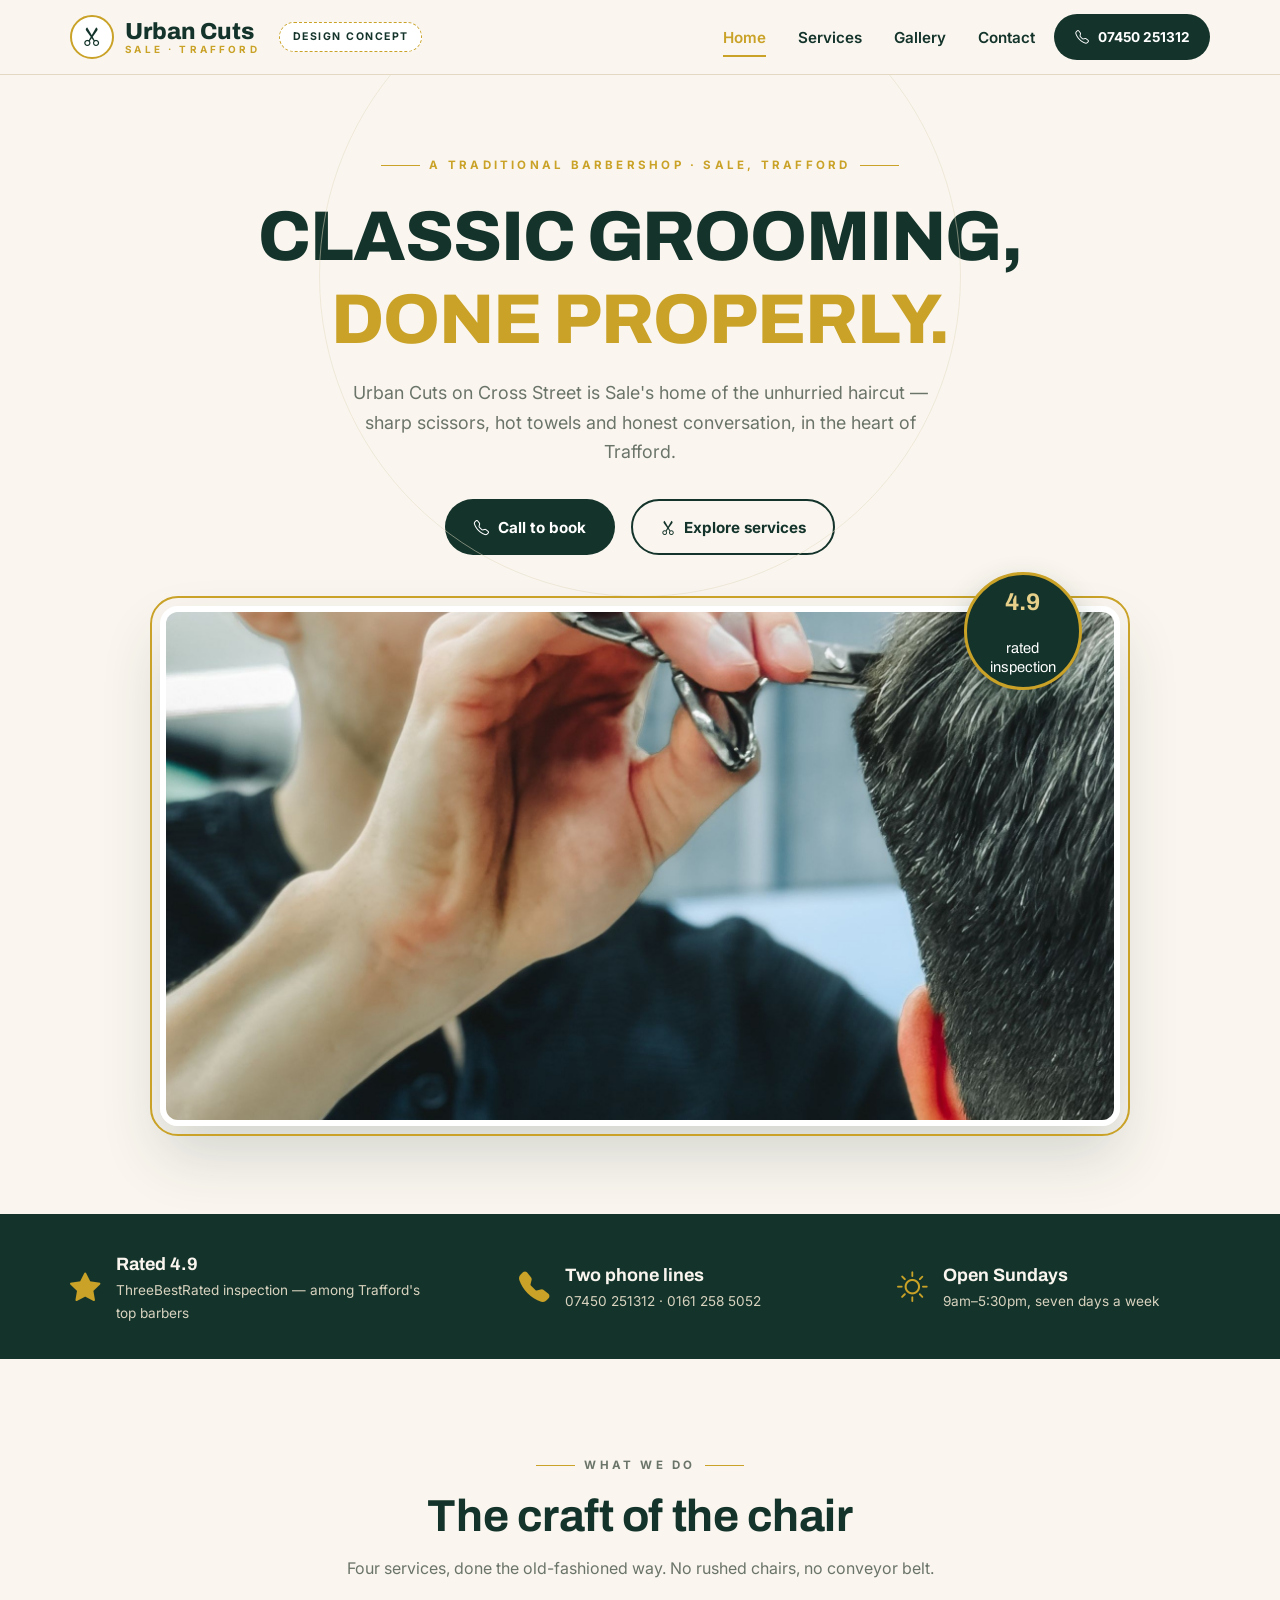
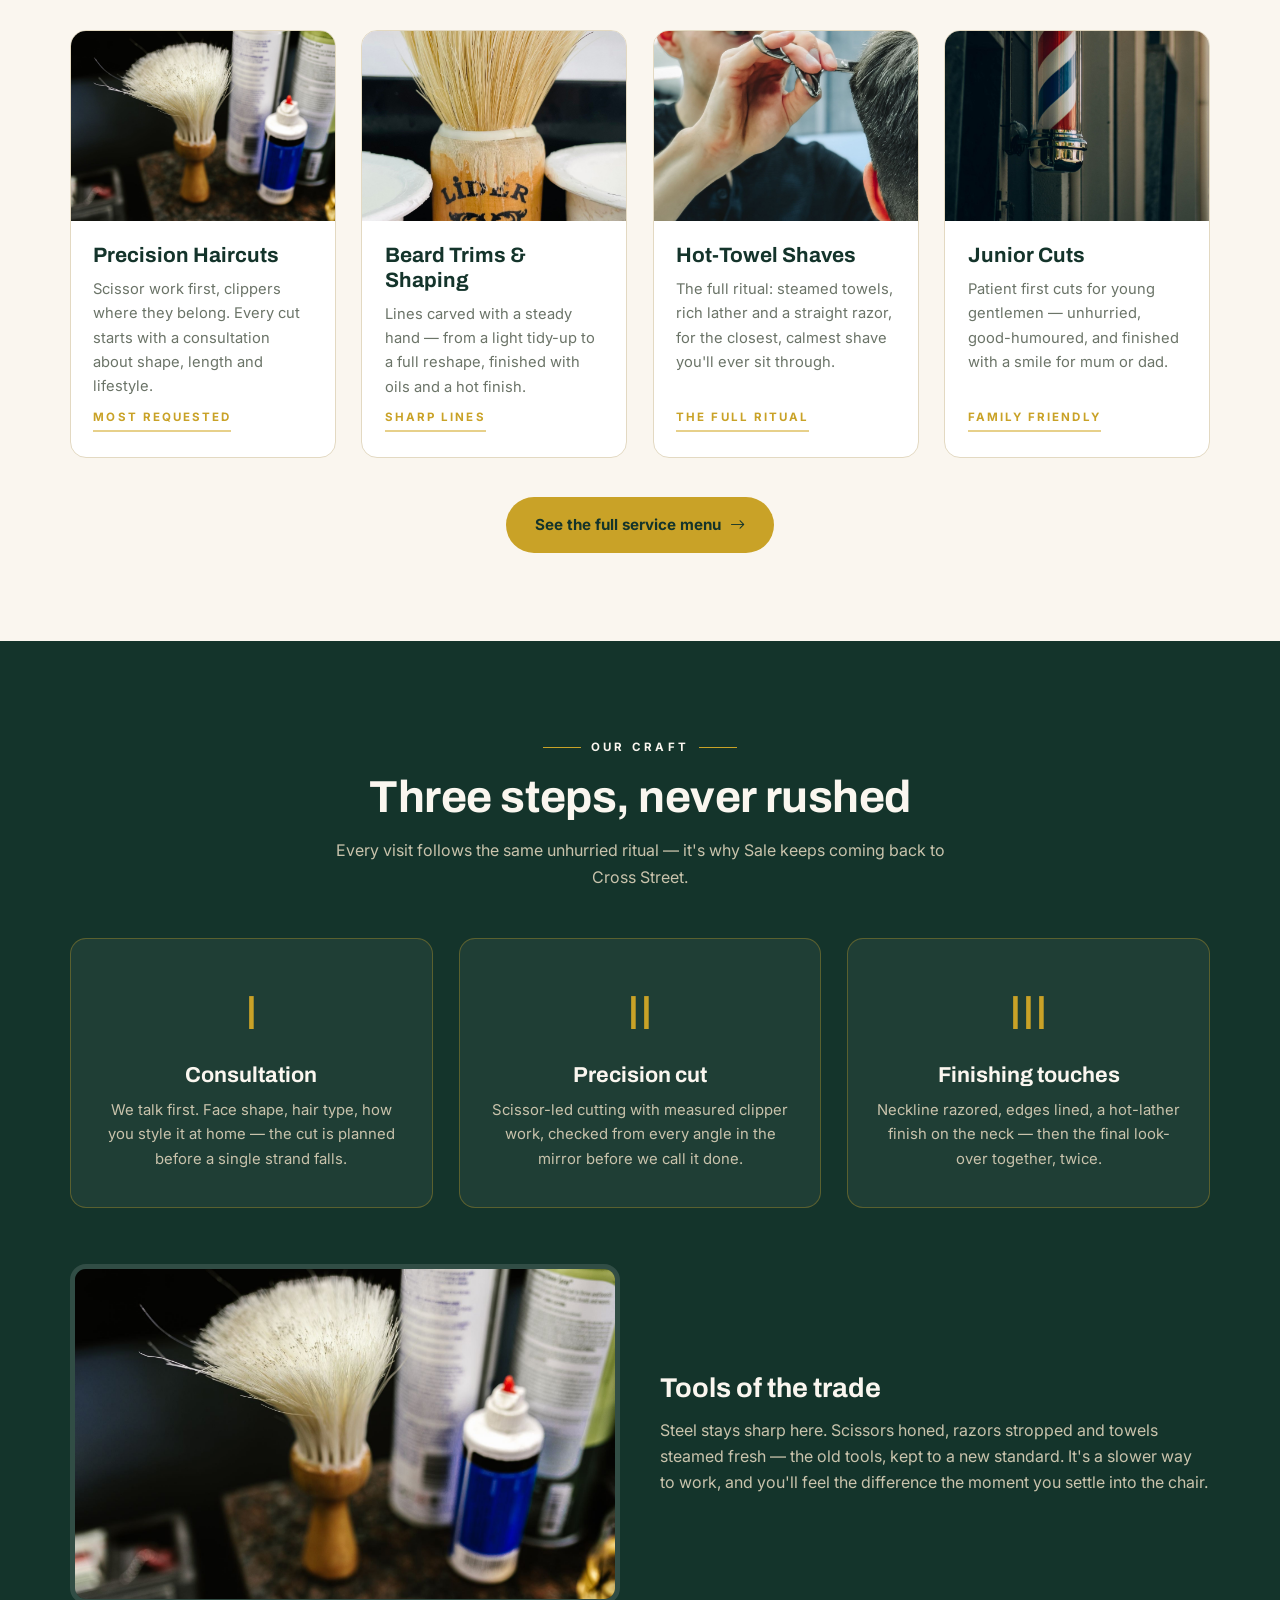
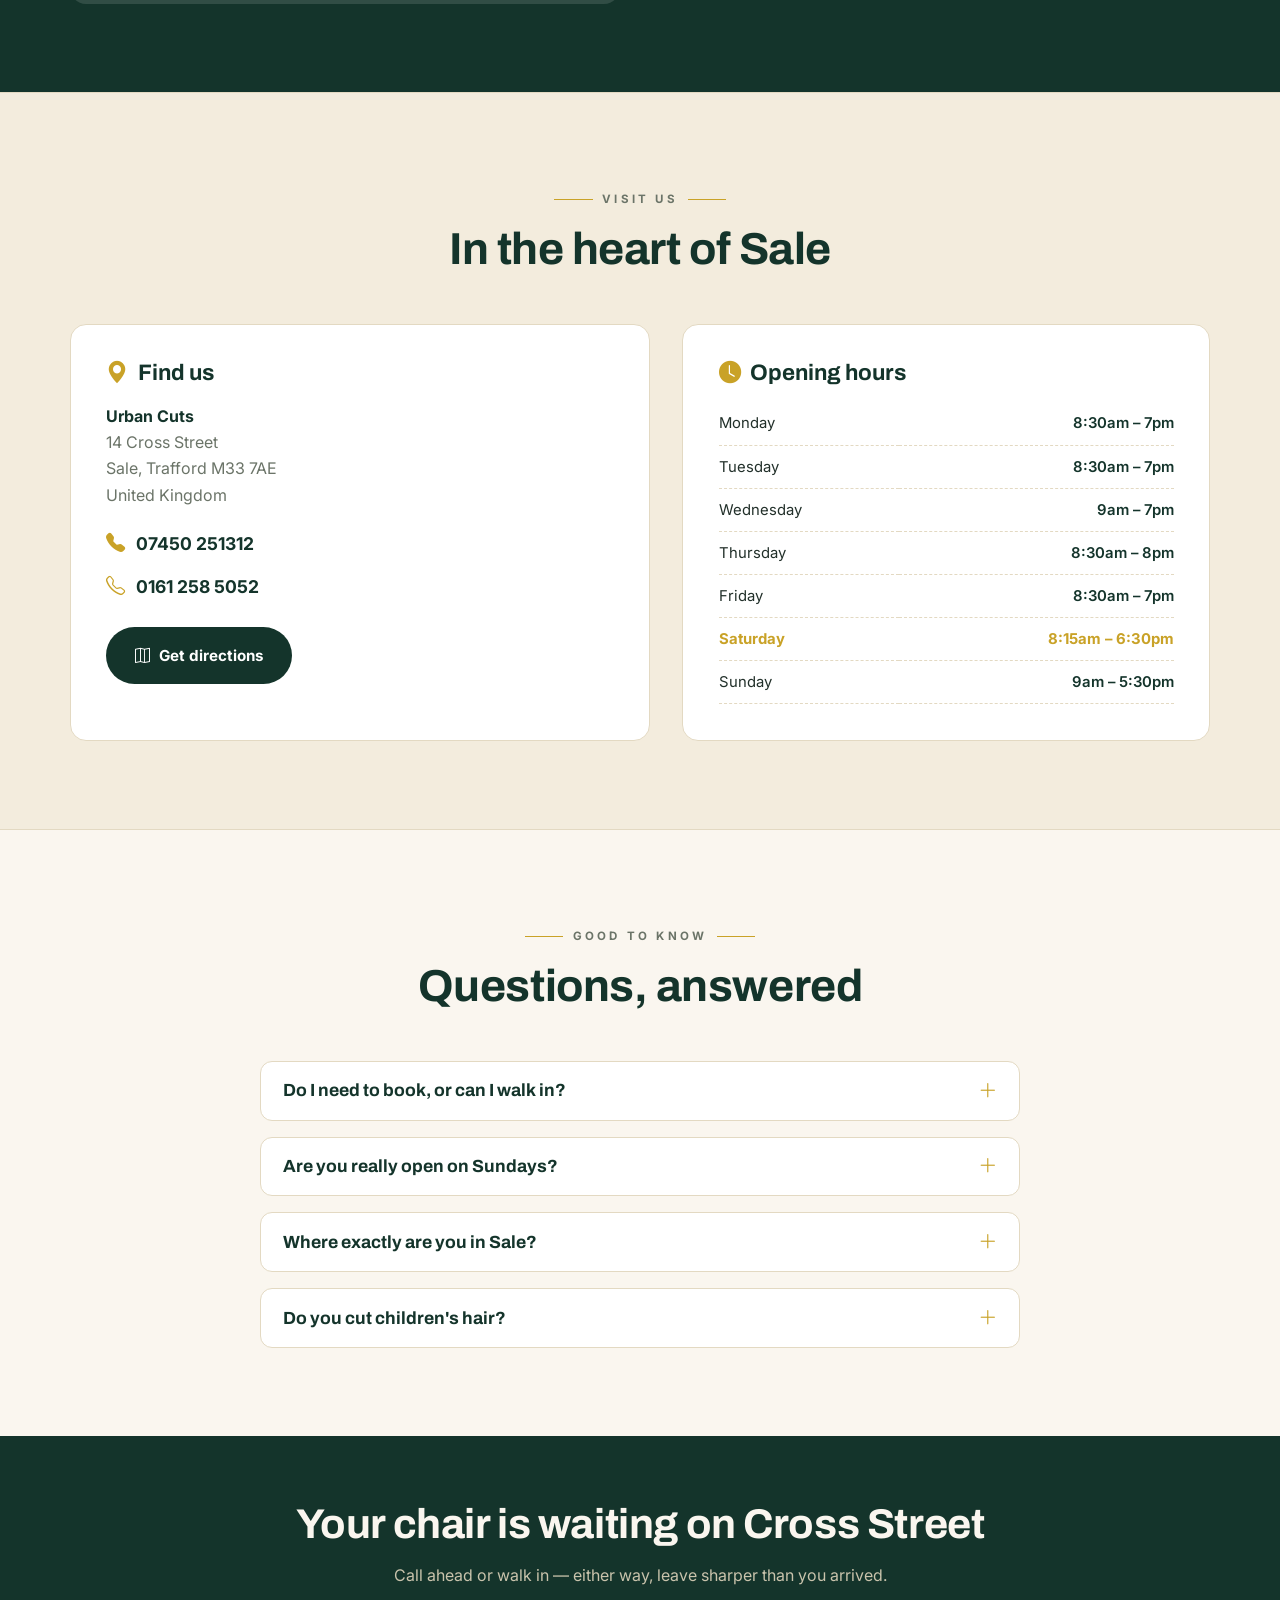
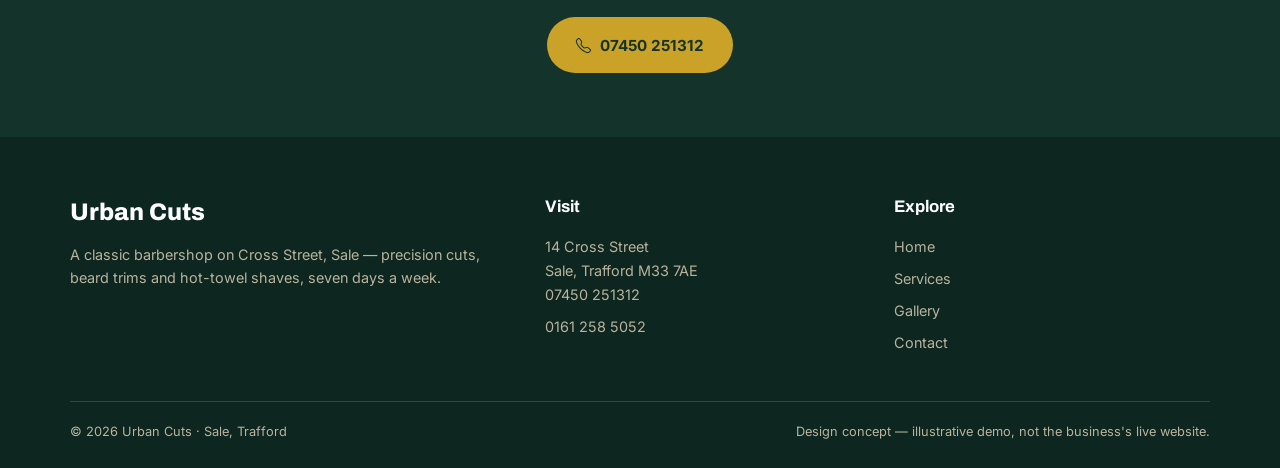
<file: index.html>
<!DOCTYPE html>
<html lang="en">
<head>
<meta charset="UTF-8">
<meta name="viewport" content="width=device-width, initial-scale=1.0">
<title>Urban Cuts — Classic Barbershop in Sale, Trafford | Walk-ins Welcome</title>
<meta name="description" content="Urban Cuts, 14 Cross Street, Sale — classic barbering in Trafford. Precision cuts, beard trims and hot-towel shaves. Rated 4.9, open Sundays.">
<link rel="preconnect" href="https://fonts.googleapis.com">
<link rel="preconnect" href="https://fonts.gstatic.com" crossorigin>
<link href="https://fonts.googleapis.com/css2?family=Archivo:ital,wght@0,600;0,700;0,800;0,900;1,700&family=Inter:wght@400;500;600;700&display=swap" rel="stylesheet">
<link rel="stylesheet" href="vendor/bootstrap-icons/bootstrap-icons.min.css">
<link rel="stylesheet" href="styles.css">
<link rel="icon" type="image/png" href="favicon.png">
<link rel="apple-touch-icon" href="apple-touch-icon.png">
</head>
<body>

<div class="nav-scrim"></div>

<header class="site-header">
  <div class="wrap header-in">
    <a class="brand" href="index.html">
      <span class="brand-mark"><i class="bi bi-scissors"></i></span>
      <span class="brand-name">Urban Cuts<small>Sale · Trafford</small></span>
    </a>
    <span class="badge-concept">Design concept</span>
    <nav class="main-nav" id="mainNav">
      <a href="index.html" class="active">Home</a>
      <a href="services.html">Services</a>
      <a href="gallery.html">Gallery</a>
      <a href="contact.html">Contact</a>
    </nav>
    <div class="header-actions">
      <a class="btn btn-forest btn-sm header-cta" href="tel:+447450251312"><i class="bi bi-telephone"></i>07450 251312</a>
      <button class="hamburger" type="button" aria-label="Menu" aria-expanded="false"><i class="bi bi-list"></i></button>
    </div>
  </div>
</header>

<main>
  <!-- 1 · CENTERED HERO -->
  <section class="hero">
    <div class="wrap">
      <p class="kicker">A traditional barbershop · Sale, Trafford</p>
      <h1>Classic grooming, <em>done properly.</em></h1>
      <p class="lead">Urban Cuts on Cross Street is Sale's home of the unhurried haircut — sharp scissors, hot towels and honest conversation, in the heart of Trafford.</p>
      <div class="hero-cta">
        <a class="btn btn-forest" href="tel:+447450251312"><i class="bi bi-telephone"></i>Call to book</a>
        <a class="btn btn-ghost" href="services.html"><i class="bi bi-scissors"></i>Explore services</a>
      </div>
      <div class="hero-frame">
        <div class="hero-stamp"><strong>4.9</strong>rated<br>inspection</div>
        <img src="images/hero.jpg" alt="Barber giving a classic cut in a warm traditional barbershop" width="1200" height="700">
      </div>
    </div>
  </section>

  <!-- 2 · HIGHLIGHTS ROW -->
  <section class="highlights">
    <div class="wrap">
      <div class="highlight">
        <i class="bi bi-star-fill"></i>
        <div><span class="h-title">Rated 4.9</span><span class="h-sub">ThreeBestRated inspection — among Trafford's top barbers</span></div>
      </div>
      <div class="highlight">
        <i class="bi bi-telephone-fill"></i>
        <div><span class="h-title">Two phone lines</span><span class="h-sub">07450 251312 · 0161 258 5052</span></div>
      </div>
      <div class="highlight">
        <i class="bi bi-sun"></i>
        <div><span class="h-title">Open Sundays</span><span class="h-sub">9am–5:30pm, seven days a week</span></div>
      </div>
    </div>
  </section>

  <!-- 3 · SERVICES GRID (photo on every card) -->
  <section class="section">
    <div class="wrap">
      <div class="section-head">
        <p class="kicker">What we do</p>
        <h2>The craft of the chair</h2>
        <p>Four services, done the old-fashioned way. No rushed chairs, no conveyor belt.</p>
      </div>
      <div class="services-grid">
        <article class="service-card">
          <img src="images/still-life.jpg" alt="Barber scissors, comb and razor arranged on a wooden counter" loading="lazy">
          <div class="service-body">
            <h3>Precision Haircuts</h3>
            <p>Scissor work first, clippers where they belong. Every cut starts with a consultation about shape, length and lifestyle.</p>
            <span class="tag">Most requested</span>
          </div>
        </article>
        <article class="service-card">
          <img src="images/shave-brush.jpg" alt="Shaving brush and lather bowl beside a straight razor" loading="lazy">
          <div class="service-body">
            <h3>Beard Trims &amp; Shaping</h3>
            <p>Lines carved with a steady hand — from a light tidy-up to a full reshape, finished with oils and a hot finish.</p>
            <span class="tag">Sharp lines</span>
          </div>
        </article>
        <article class="service-card">
          <img src="images/hero.jpg" alt="Barber trimming a client's hair in the chair" loading="lazy">
          <div class="service-body">
            <h3>Hot-Towel Shaves</h3>
            <p>The full ritual: steamed towels, rich lather and a straight razor, for the closest, calmest shave you'll ever sit through.</p>
            <span class="tag">The full ritual</span>
          </div>
        </article>
        <article class="service-card">
          <img src="images/shopfront.jpg" alt="Classic barbershop storefront with striped awning" loading="lazy">
          <div class="service-body">
            <h3>Junior Cuts</h3>
            <p>Patient first cuts for young gentlemen — unhurried, good-humoured, and finished with a smile for mum or dad.</p>
            <span class="tag">Family friendly</span>
          </div>
        </article>
      </div>
      <div class="services-more">
        <a class="btn btn-gold" href="services.html">See the full service menu<i class="bi bi-arrow-right"></i></a>
      </div>
    </div>
  </section>

  <!-- 4 · OUR CRAFT -->
  <section class="section craft">
    <div class="wrap">
      <div class="section-head">
        <p class="kicker">Our craft</p>
        <h2>Three steps, never rushed</h2>
        <p>Every visit follows the same unhurried ritual — it's why Sale keeps coming back to Cross Street.</p>
      </div>
      <div class="craft-grid">
        <div class="craft-step">
          <span class="num">I</span>
          <h3>Consultation</h3>
          <p>We talk first. Face shape, hair type, how you style it at home — the cut is planned before a single strand falls.</p>
        </div>
        <div class="craft-step">
          <span class="num">II</span>
          <h3>Precision cut</h3>
          <p>Scissor-led cutting with measured clipper work, checked from every angle in the mirror before we call it done.</p>
        </div>
        <div class="craft-step">
          <span class="num">III</span>
          <h3>Finishing touches</h3>
          <p>Neckline razored, edges lined, a hot-lather finish on the neck — then the final look-over together, twice.</p>
        </div>
      </div>
      <div class="craft-side">
        <img src="images/still-life.jpg" alt="Traditional barber tools — scissors, comb, straight razor and strop" loading="lazy">
        <div>
          <h3>Tools of the trade</h3>
          <p>Steel stays sharp here. Scissors honed, razors stropped and towels steamed fresh — the old tools, kept to a new standard. It's a slower way to work, and you'll feel the difference the moment you settle into the chair.</p>
        </div>
      </div>
    </div>
  </section>

  <!-- 5 · VISIT BAND -->
  <section class="section visit">
    <div class="wrap">
      <div class="section-head">
        <p class="kicker">Visit us</p>
        <h2>In the heart of Sale</h2>
      </div>
      <div class="visit-grid">
        <div class="visit-card">
          <h3><i class="bi bi-geo-alt-fill"></i>Find us</h3>
          <address>
            <strong>Urban Cuts</strong><br>
            14 Cross Street<br>
            Sale, Trafford M33 7AE<br>
            United Kingdom
          </address>
          <div class="phone-lines">
            <a href="tel:+447450251312"><i class="bi bi-telephone-fill"></i>07450 251312</a>
            <a href="tel:+441612585052"><i class="bi bi-telephone"></i>0161 258 5052</a>
          </div>
          <div class="map-cta">
            <a class="btn btn-forest" href="https://www.google.com/maps/search/?api=1&query=14+Cross+Street+Sale+Trafford+M33+7AE" target="_blank" rel="noopener"><i class="bi bi-map"></i>Get directions</a>
          </div>
        </div>
        <div class="visit-card">
          <h3><i class="bi bi-clock-fill"></i>Opening hours</h3>
          <table class="hours-table">
            <tr data-day="1"><td>Monday</td><td>8:30am – 7pm</td></tr>
            <tr data-day="2"><td>Tuesday</td><td>8:30am – 7pm</td></tr>
            <tr data-day="3"><td>Wednesday</td><td>9am – 7pm</td></tr>
            <tr data-day="4"><td>Thursday</td><td>8:30am – 8pm</td></tr>
            <tr data-day="5"><td>Friday</td><td>8:30am – 7pm</td></tr>
            <tr data-day="6"><td>Saturday</td><td>8:15am – 6:30pm</td></tr>
            <tr data-day="0"><td>Sunday</td><td>9am – 5:30pm</td></tr>
          </table>
        </div>
      </div>
    </div>
  </section>

  <!-- 6 · FAQ -->
  <section class="section">
    <div class="wrap">
      <div class="section-head">
        <p class="kicker">Good to know</p>
        <h2>Questions, answered</h2>
      </div>
      <div class="faq-list">
        <div class="faq-item">
          <button class="faq-q" type="button">Do I need to book, or can I walk in?<i class="bi bi-plus-lg"></i></button>
          <div class="faq-a"><p>Both work. Call 07450 251312 or 0161 258 5052 to book a slot, or simply walk in — if a chair is free, you're in it.</p></div>
        </div>
        <div class="faq-item">
          <button class="faq-q" type="button">Are you really open on Sundays?<i class="bi bi-plus-lg"></i></button>
          <div class="faq-a"><p>Yes — every Sunday, 9am to 5:30pm. We're open seven days a week, so there's always a chair waiting.</p></div>
        </div>
        <div class="faq-item">
          <button class="faq-q" type="button">Where exactly are you in Sale?<i class="bi bi-plus-lg"></i></button>
          <div class="faq-a"><p>You'll find us at 14 Cross Street, Sale, Trafford M33 7AE — right on Cross Street, easy to reach on foot or by bus.</p></div>
        </div>
        <div class="faq-item">
          <button class="faq-q" type="button">Do you cut children's hair?<i class="bi bi-plus-lg"></i></button>
          <div class="faq-a"><p>Yes — our junior cuts are made for young gentlemen, patient and unhurried, and always finished with a smile.</p></div>
        </div>
      </div>
    </div>
  </section>

  <!-- CTA strip -->
  <section class="cta-strip">
    <div class="wrap">
      <h2>Your chair is waiting on Cross Street</h2>
      <p>Call ahead or walk in — either way, leave sharper than you arrived.</p>
      <a class="btn btn-gold" href="tel:+447450251312"><i class="bi bi-telephone"></i>07450 251312</a>
    </div>
  </section>
</main>

<footer class="site-footer">
  <div class="wrap">
    <div class="footer-grid">
      <div>
        <span class="footer-brand">Urban Cuts</span>
        <p>A classic barbershop on Cross Street, Sale — precision cuts, beard trims and hot-towel shaves, seven days a week.</p>
      </div>
      <div>
        <h4>Visit</h4>
        <p>14 Cross Street<br>Sale, Trafford M33 7AE</p>
        <a href="tel:+447450251312">07450 251312</a>
        <a href="tel:+441612585052">0161 258 5052</a>
      </div>
      <div>
        <h4>Explore</h4>
        <a href="index.html">Home</a>
        <a href="services.html">Services</a>
        <a href="gallery.html">Gallery</a>
        <a href="contact.html">Contact</a>
      </div>
    </div>
    <div class="footer-bottom">
      <span>© 2026 Urban Cuts · Sale, Trafford</span>
      <span>Design concept — illustrative demo, not the business's live website.</span>
    </div>
  </div>
</footer>

<script src="app.js"></script>
</body>
</html>
</file>
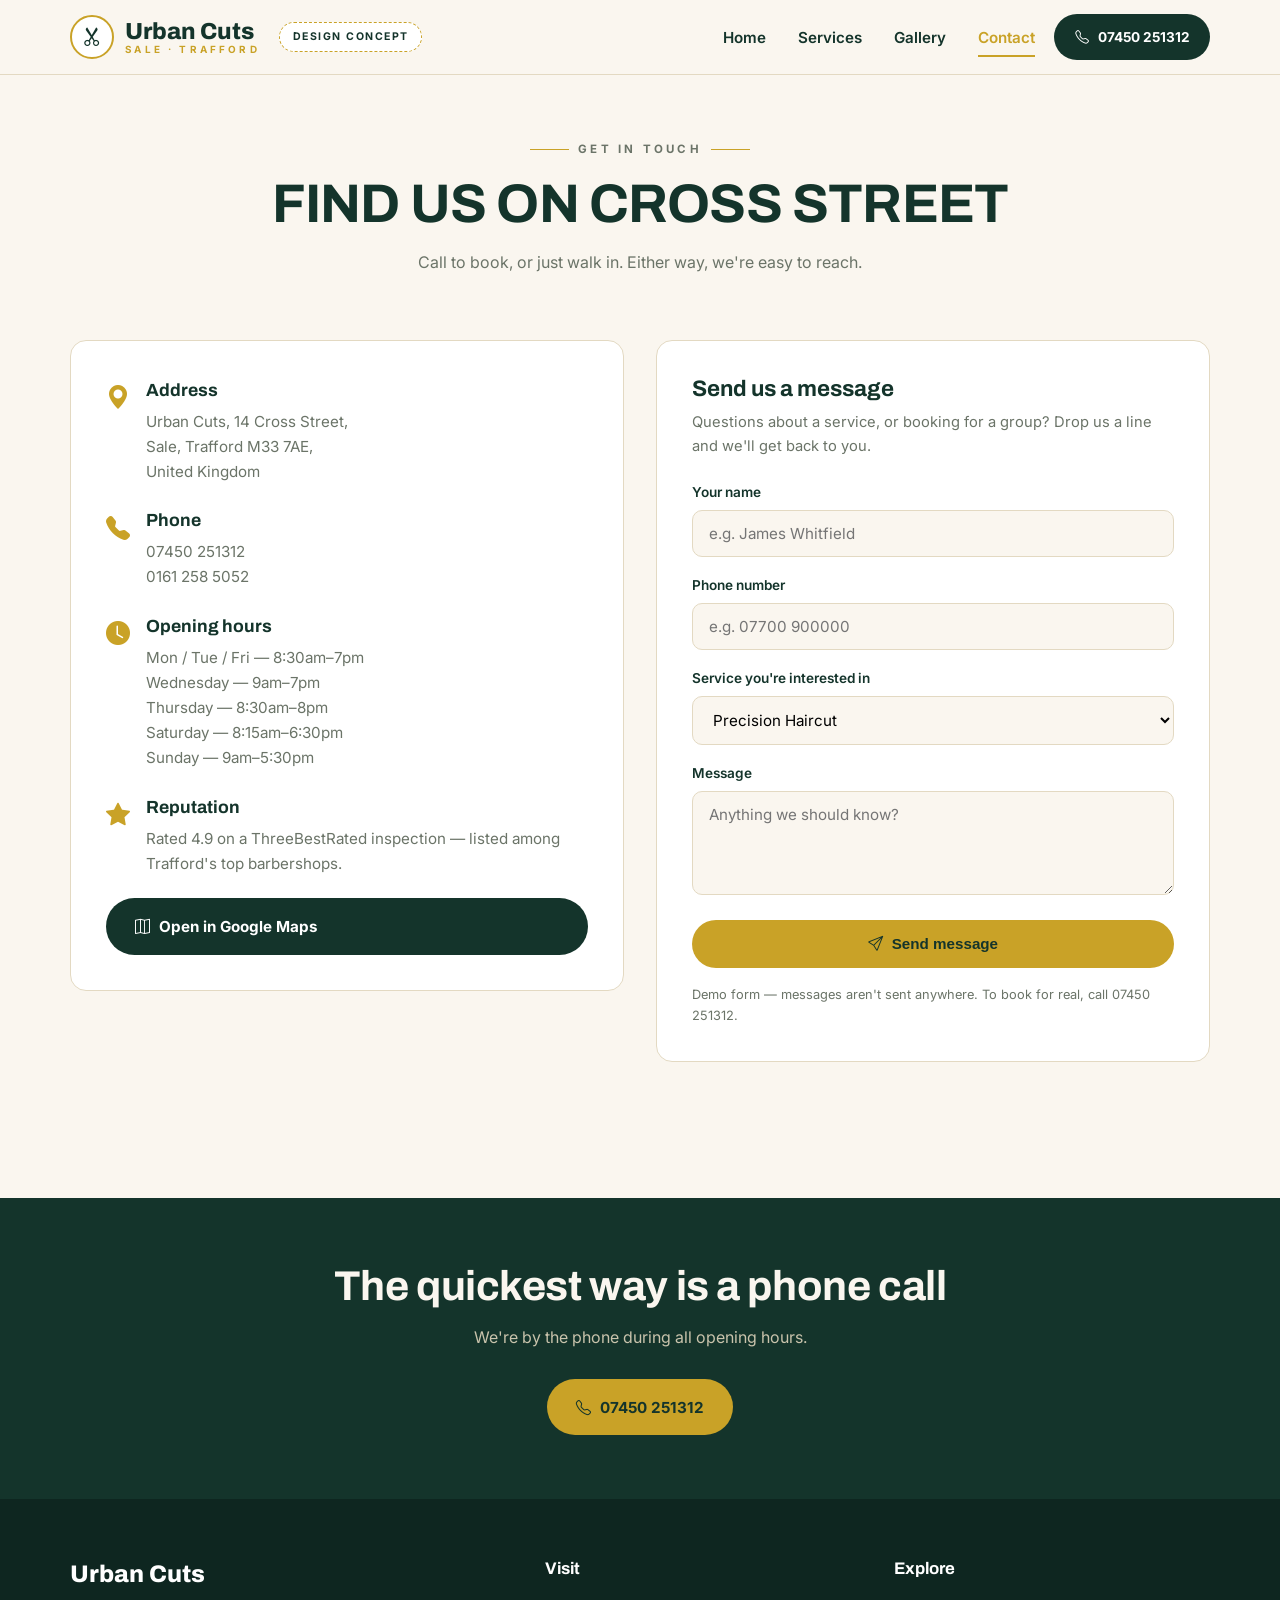
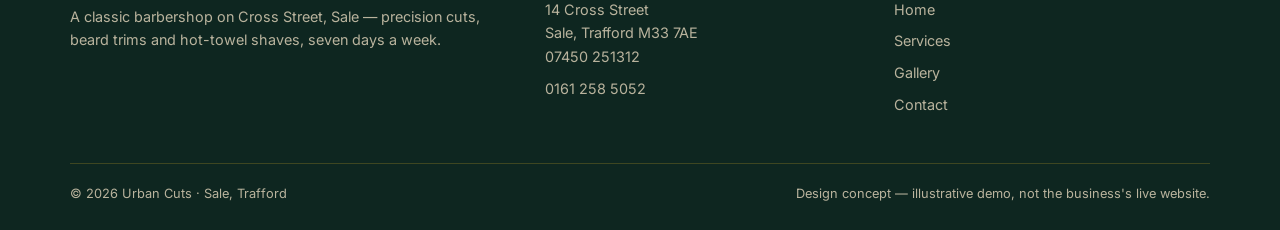
<file: contact.html>
<!DOCTYPE html>
<html lang="en">
<head>
<meta charset="UTF-8">
<meta name="viewport" content="width=device-width, initial-scale=1.0">
<title>Contact — Urban Cuts, Sale | 14 Cross Street, 07450 251312</title>
<meta name="description" content="Contact Urban Cuts: 14 Cross Street, Sale, Trafford M33 7AE. Call 07450 251312 or 0161 258 5052. Open seven days, including Sundays.">
<link rel="preconnect" href="https://fonts.googleapis.com">
<link rel="preconnect" href="https://fonts.gstatic.com" crossorigin>
<link href="https://fonts.googleapis.com/css2?family=Archivo:ital,wght@0,600;0,700;0,800;0,900;1,700&family=Inter:wght@400;500;600;700&display=swap" rel="stylesheet">
<link rel="stylesheet" href="vendor/bootstrap-icons/bootstrap-icons.min.css">
<link rel="stylesheet" href="styles.css">
<link rel="icon" type="image/png" href="favicon.png">
<link rel="apple-touch-icon" href="apple-touch-icon.png">
</head>
<body>

<div class="nav-scrim"></div>

<header class="site-header">
  <div class="wrap header-in">
    <a class="brand" href="index.html">
      <span class="brand-mark"><i class="bi bi-scissors"></i></span>
      <span class="brand-name">Urban Cuts<small>Sale · Trafford</small></span>
    </a>
    <span class="badge-concept">Design concept</span>
    <nav class="main-nav" id="mainNav">
      <a href="index.html">Home</a>
      <a href="services.html">Services</a>
      <a href="gallery.html">Gallery</a>
      <a href="contact.html" class="active">Contact</a>
    </nav>
    <div class="header-actions">
      <a class="btn btn-forest btn-sm header-cta" href="tel:+447450251312"><i class="bi bi-telephone"></i>07450 251312</a>
      <button class="hamburger" type="button" aria-label="Menu" aria-expanded="false"><i class="bi bi-list"></i></button>
    </div>
  </div>
</header>

<main>
  <section class="page-hero">
    <div class="wrap">
      <p class="kicker">Get in touch</p>
      <h1>Find us on Cross Street</h1>
      <p>Call to book, or just walk in. Either way, we're easy to reach.</p>
    </div>
  </section>

  <section class="section" style="padding-top:1rem">
    <div class="wrap">
      <div class="contact-grid">
        <div class="info-card">
          <div class="info-row">
            <i class="bi bi-geo-alt-fill"></i>
            <div>
              <h4>Address</h4>
              <p>Urban Cuts, 14 Cross Street,<br>Sale, Trafford M33 7AE,<br>United Kingdom</p>
            </div>
          </div>
          <div class="info-row">
            <i class="bi bi-telephone-fill"></i>
            <div>
              <h4>Phone</h4>
              <p><a href="tel:+447450251312">07450 251312</a><br><a href="tel:+441612585052">0161 258 5052</a></p>
            </div>
          </div>
          <div class="info-row">
            <i class="bi bi-clock-fill"></i>
            <div>
              <h4>Opening hours</h4>
              <p>Mon / Tue / Fri — 8:30am–7pm<br>Wednesday — 9am–7pm<br>Thursday — 8:30am–8pm<br>Saturday — 8:15am–6:30pm<br>Sunday — 9am–5:30pm</p>
            </div>
          </div>
          <div class="info-row">
            <i class="bi bi-star-fill"></i>
            <div>
              <h4>Reputation</h4>
              <p>Rated 4.9 on a ThreeBestRated inspection — listed among Trafford's top barbershops.</p>
            </div>
          </div>
          <a class="btn btn-forest" href="https://www.google.com/maps/search/?api=1&query=14+Cross+Street+Sale+Trafford+M33+7AE" target="_blank" rel="noopener"><i class="bi bi-map"></i>Open in Google Maps</a>
        </div>

        <div class="form-card">
          <h3>Send us a message</h3>
          <p>Questions about a service, or booking for a group? Drop us a line and we'll get back to you.</p>
          <form action="#" method="post" onsubmit="return false;">
            <div class="field">
              <label for="f-name">Your name</label>
              <input id="f-name" name="name" type="text" placeholder="e.g. James Whitfield" required>
            </div>
            <div class="field">
              <label for="f-phone">Phone number</label>
              <input id="f-phone" name="phone" type="tel" placeholder="e.g. 07700 900000" required>
            </div>
            <div class="field">
              <label for="f-service">Service you're interested in</label>
              <select id="f-service" name="service">
                <option>Precision Haircut</option>
                <option>Beard Trim &amp; Shaping</option>
                <option>Hot-Towel Shave</option>
                <option>Junior Cut</option>
              </select>
            </div>
            <div class="field">
              <label for="f-msg">Message</label>
              <textarea id="f-msg" name="message" rows="4" placeholder="Anything we should know?"></textarea>
            </div>
            <button class="btn btn-gold" type="submit" style="width:100%;justify-content:center"><i class="bi bi-send"></i>Send message</button>
            <p class="form-note">Demo form — messages aren't sent anywhere. To book for real, call 07450 251312.</p>
          </form>
        </div>
      </div>
    </div>
  </section>

  <section class="cta-strip">
    <div class="wrap">
      <h2>The quickest way is a phone call</h2>
      <p>We're by the phone during all opening hours.</p>
      <a class="btn btn-gold" href="tel:+447450251312"><i class="bi bi-telephone"></i>07450 251312</a>
    </div>
  </section>
</main>

<footer class="site-footer">
  <div class="wrap">
    <div class="footer-grid">
      <div>
        <span class="footer-brand">Urban Cuts</span>
        <p>A classic barbershop on Cross Street, Sale — precision cuts, beard trims and hot-towel shaves, seven days a week.</p>
      </div>
      <div>
        <h4>Visit</h4>
        <p>14 Cross Street<br>Sale, Trafford M33 7AE</p>
        <a href="tel:+447450251312">07450 251312</a>
        <a href="tel:+441612585052">0161 258 5052</a>
      </div>
      <div>
        <h4>Explore</h4>
        <a href="index.html">Home</a>
        <a href="services.html">Services</a>
        <a href="gallery.html">Gallery</a>
        <a href="contact.html">Contact</a>
      </div>
    </div>
    <div class="footer-bottom">
      <span>© 2026 Urban Cuts · Sale, Trafford</span>
      <span>Design concept — illustrative demo, not the business's live website.</span>
    </div>
  </div>
</footer>

<script src="app.js"></script>
</body>
</html>
</file>
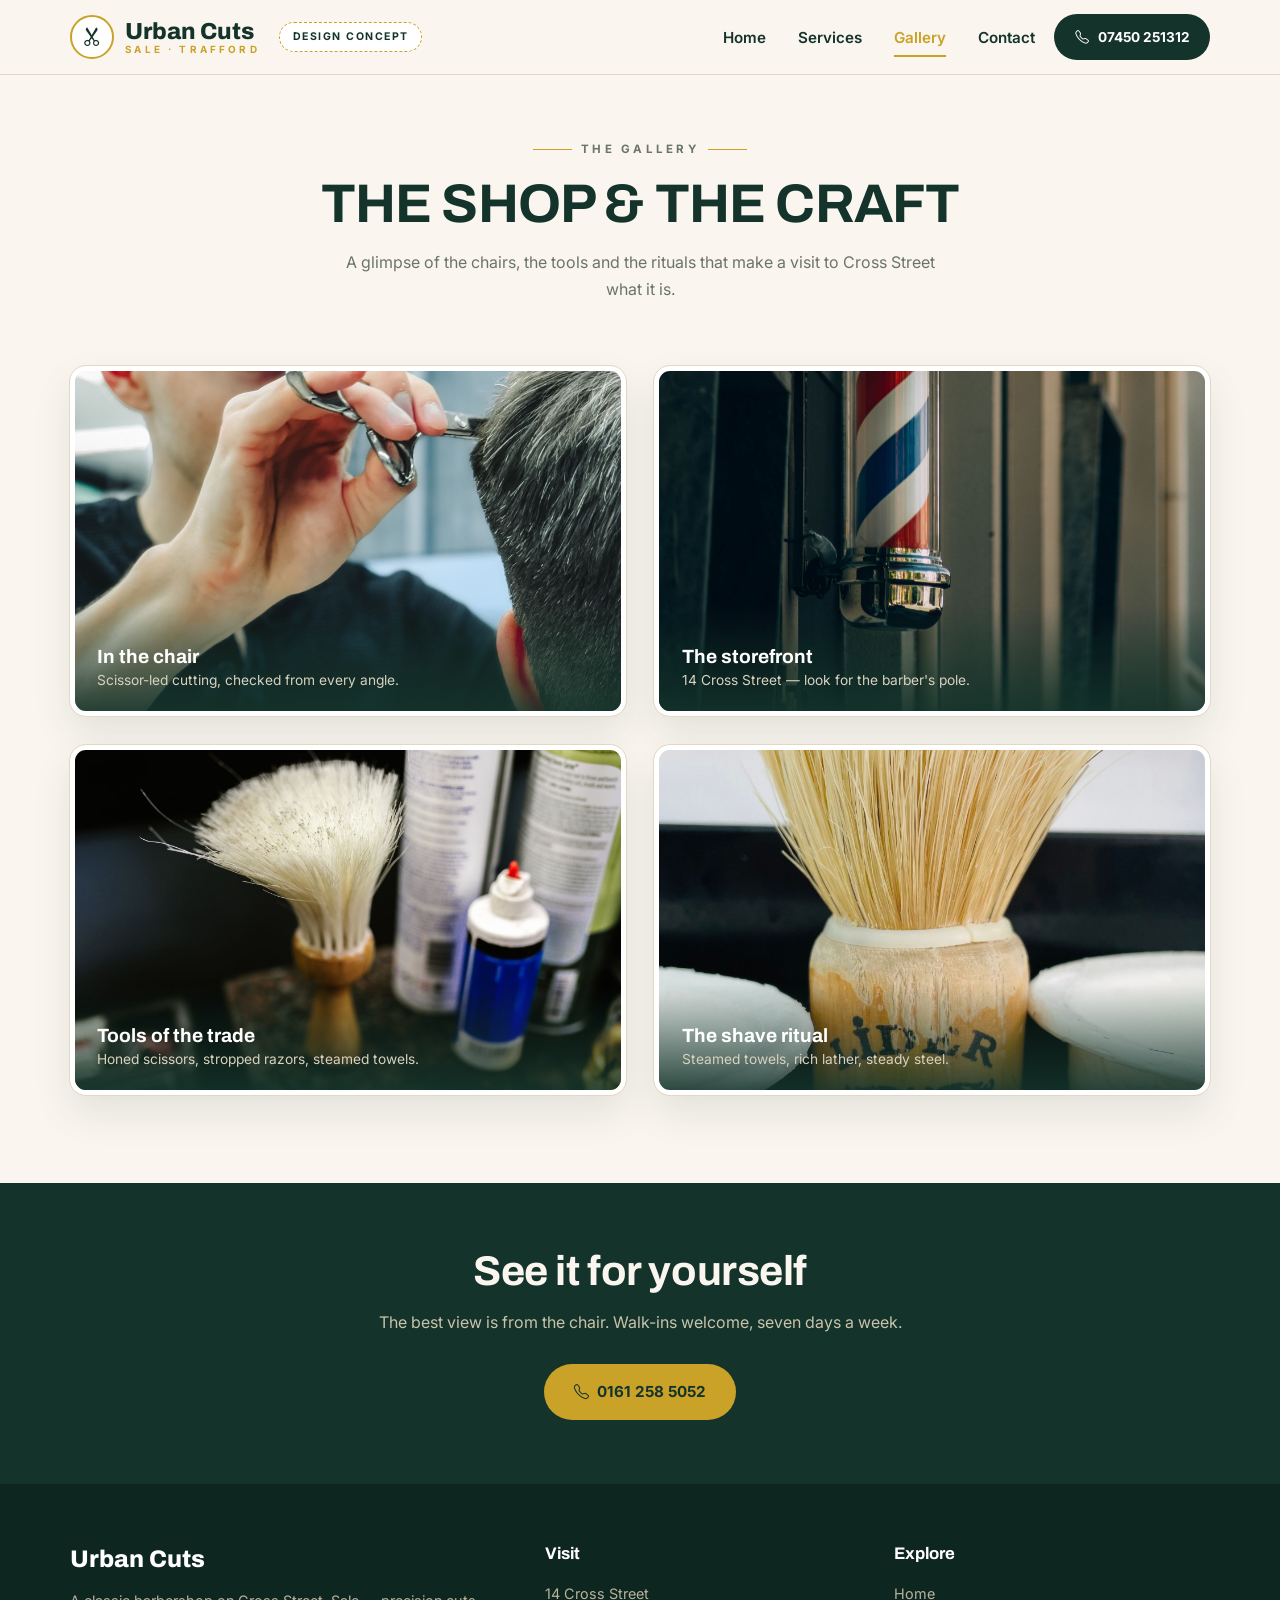
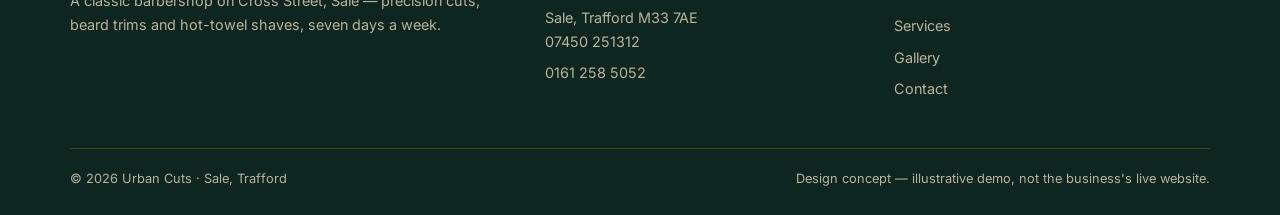
<file: gallery.html>
<!DOCTYPE html>
<html lang="en">
<head>
<meta charset="UTF-8">
<meta name="viewport" content="width=device-width, initial-scale=1.0">
<title>Gallery — Urban Cuts, Sale | The Shop &amp; The Craft</title>
<meta name="description" content="A look inside Urban Cuts, Sale — the chair, the tools, the shave ritual and the Cross Street storefront.">
<link rel="preconnect" href="https://fonts.googleapis.com">
<link rel="preconnect" href="https://fonts.gstatic.com" crossorigin>
<link href="https://fonts.googleapis.com/css2?family=Archivo:ital,wght@0,600;0,700;0,800;0,900;1,700&family=Inter:wght@400;500;600;700&display=swap" rel="stylesheet">
<link rel="stylesheet" href="vendor/bootstrap-icons/bootstrap-icons.min.css">
<link rel="stylesheet" href="styles.css">
<link rel="icon" type="image/png" href="favicon.png">
<link rel="apple-touch-icon" href="apple-touch-icon.png">
</head>
<body>

<div class="nav-scrim"></div>

<header class="site-header">
  <div class="wrap header-in">
    <a class="brand" href="index.html">
      <span class="brand-mark"><i class="bi bi-scissors"></i></span>
      <span class="brand-name">Urban Cuts<small>Sale · Trafford</small></span>
    </a>
    <span class="badge-concept">Design concept</span>
    <nav class="main-nav" id="mainNav">
      <a href="index.html">Home</a>
      <a href="services.html">Services</a>
      <a href="gallery.html" class="active">Gallery</a>
      <a href="contact.html">Contact</a>
    </nav>
    <div class="header-actions">
      <a class="btn btn-forest btn-sm header-cta" href="tel:+447450251312"><i class="bi bi-telephone"></i>07450 251312</a>
      <button class="hamburger" type="button" aria-label="Menu" aria-expanded="false"><i class="bi bi-list"></i></button>
    </div>
  </div>
</header>

<main>
  <section class="page-hero">
    <div class="wrap">
      <p class="kicker">The gallery</p>
      <h1>The shop &amp; the craft</h1>
      <p>A glimpse of the chairs, the tools and the rituals that make a visit to Cross Street what it is.</p>
    </div>
  </section>

  <section class="section" style="padding-top:1rem">
    <div class="wrap">
      <div class="gallery-grid">
        <figure class="g-item">
          <img src="images/hero.jpg" alt="Barber giving a classic cut in the chair" loading="lazy">
          <div class="g-cap"><h3>In the chair</h3><p>Scissor-led cutting, checked from every angle.</p></div>
        </figure>
        <figure class="g-item">
          <img src="images/shopfront.jpg" alt="Classic barbershop storefront with striped awning" loading="lazy">
          <div class="g-cap"><h3>The storefront</h3><p>14 Cross Street — look for the barber's pole.</p></div>
        </figure>
        <figure class="g-item">
          <img src="images/still-life.jpg" alt="Vintage barber tools on a wooden counter" loading="lazy">
          <div class="g-cap"><h3>Tools of the trade</h3><p>Honed scissors, stropped razors, steamed towels.</p></div>
        </figure>
        <figure class="g-item">
          <img src="images/shave-brush.jpg" alt="Shaving brush, lather bowl and straight razor" loading="lazy">
          <div class="g-cap"><h3>The shave ritual</h3><p>Steamed towels, rich lather, steady steel.</p></div>
        </figure>
      </div>
    </div>
  </section>

  <section class="cta-strip">
    <div class="wrap">
      <h2>See it for yourself</h2>
      <p>The best view is from the chair. Walk-ins welcome, seven days a week.</p>
      <a class="btn btn-gold" href="tel:+441612585052"><i class="bi bi-telephone"></i>0161 258 5052</a>
    </div>
  </section>
</main>

<footer class="site-footer">
  <div class="wrap">
    <div class="footer-grid">
      <div>
        <span class="footer-brand">Urban Cuts</span>
        <p>A classic barbershop on Cross Street, Sale — precision cuts, beard trims and hot-towel shaves, seven days a week.</p>
      </div>
      <div>
        <h4>Visit</h4>
        <p>14 Cross Street<br>Sale, Trafford M33 7AE</p>
        <a href="tel:+447450251312">07450 251312</a>
        <a href="tel:+441612585052">0161 258 5052</a>
      </div>
      <div>
        <h4>Explore</h4>
        <a href="index.html">Home</a>
        <a href="services.html">Services</a>
        <a href="gallery.html">Gallery</a>
        <a href="contact.html">Contact</a>
      </div>
    </div>
    <div class="footer-bottom">
      <span>© 2026 Urban Cuts · Sale, Trafford</span>
      <span>Design concept — illustrative demo, not the business's live website.</span>
    </div>
  </div>
</footer>

<script src="app.js"></script>
</body>
</html>
</file>
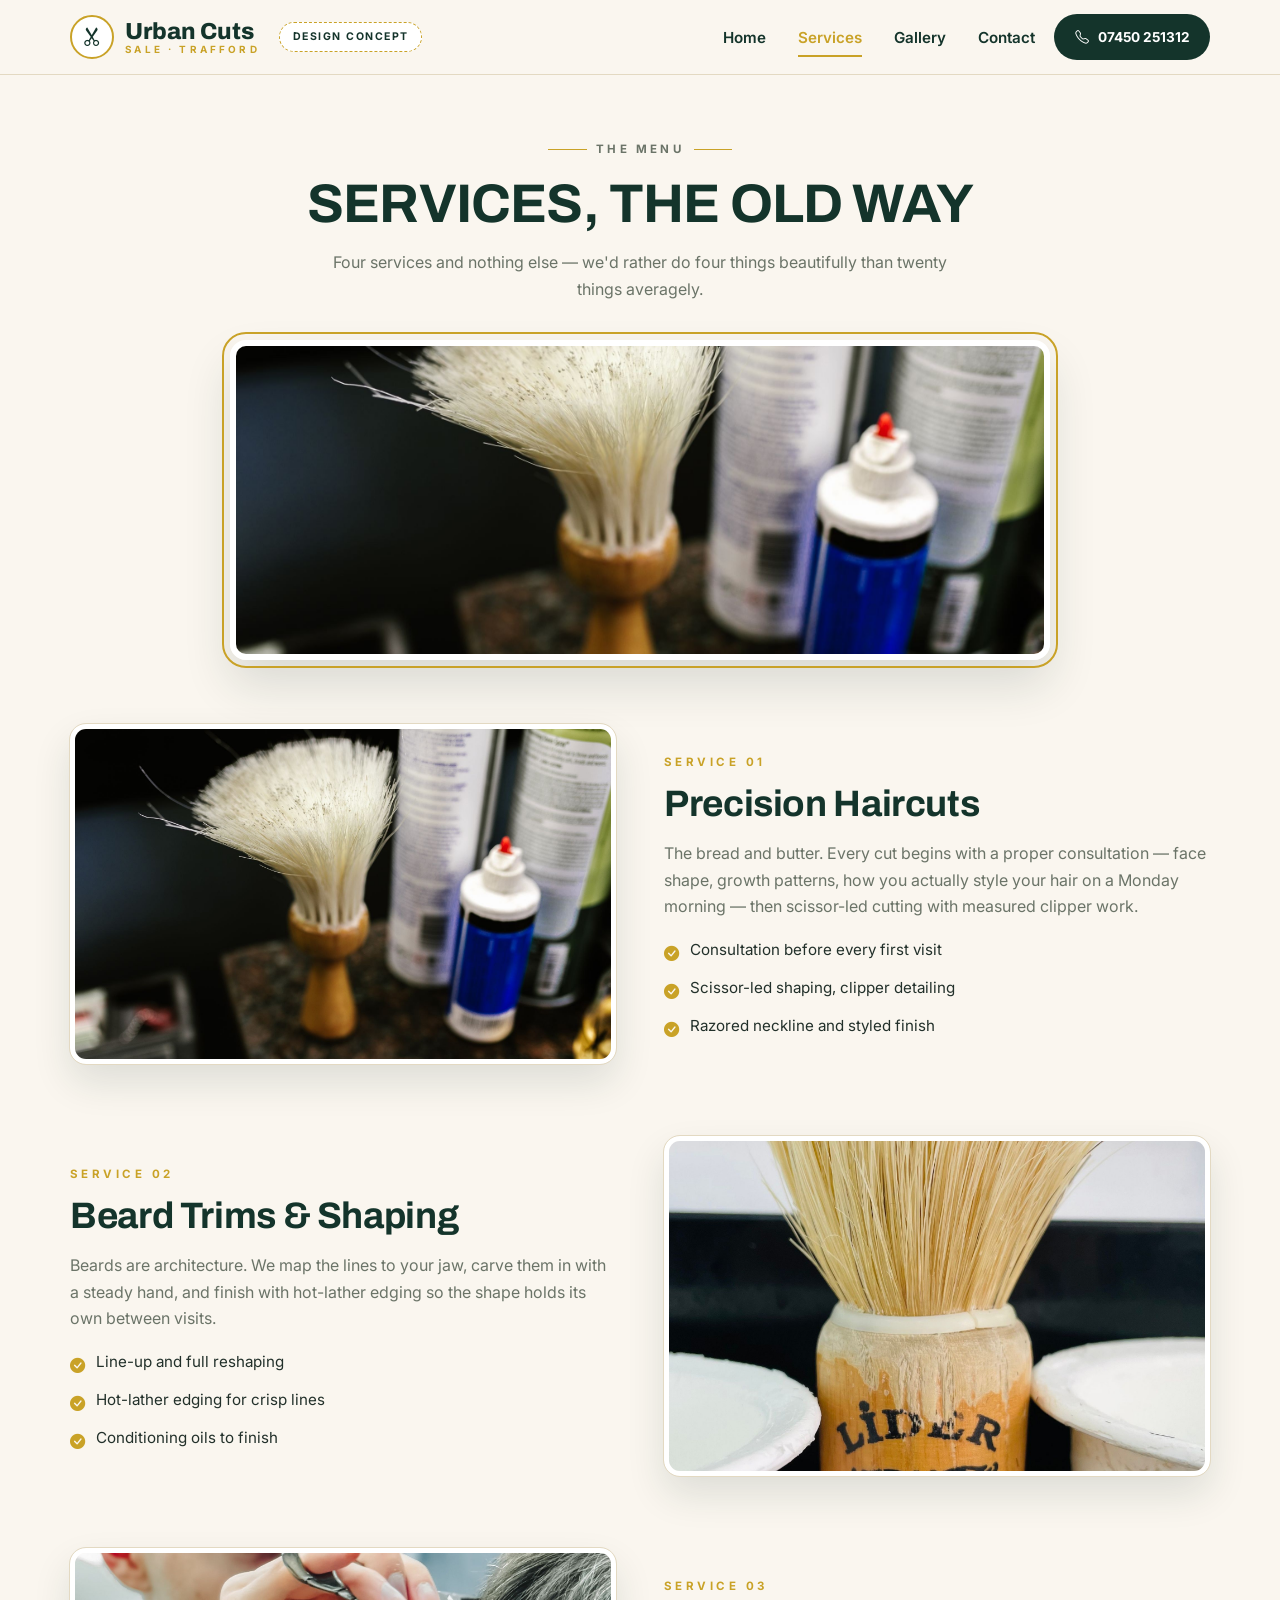
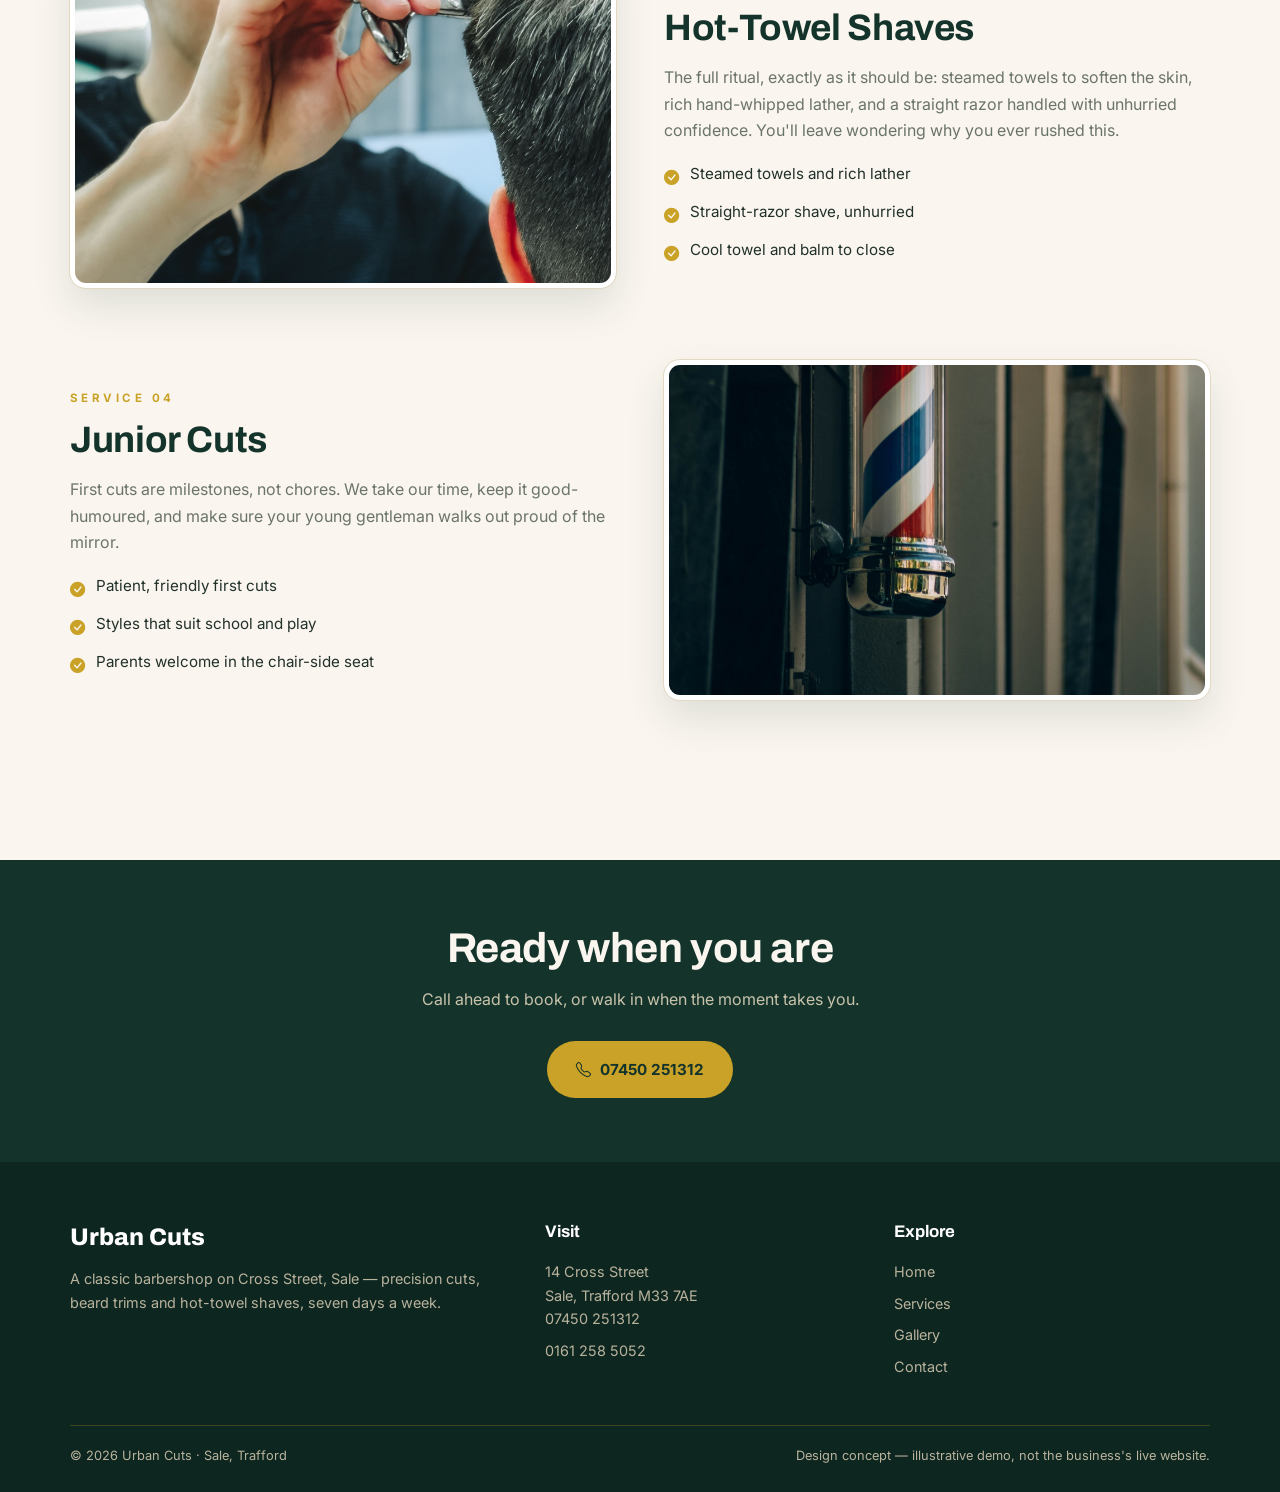
<file: services.html>
<!DOCTYPE html>
<html lang="en">
<head>
<meta charset="UTF-8">
<meta name="viewport" content="width=device-width, initial-scale=1.0">
<title>Services — Urban Cuts, Sale | Haircuts, Beard Trims, Hot-Towel Shaves</title>
<meta name="description" content="The Urban Cuts service menu: precision haircuts, beard trims and shaping, hot-towel shaves and junior cuts in Sale, Trafford.">
<link rel="preconnect" href="https://fonts.googleapis.com">
<link rel="preconnect" href="https://fonts.gstatic.com" crossorigin>
<link href="https://fonts.googleapis.com/css2?family=Archivo:ital,wght@0,600;0,700;0,800;0,900;1,700&family=Inter:wght@400;500;600;700&display=swap" rel="stylesheet">
<link rel="stylesheet" href="vendor/bootstrap-icons/bootstrap-icons.min.css">
<link rel="stylesheet" href="styles.css">
<link rel="icon" type="image/png" href="favicon.png">
<link rel="apple-touch-icon" href="apple-touch-icon.png">
</head>
<body>

<div class="nav-scrim"></div>

<header class="site-header">
  <div class="wrap header-in">
    <a class="brand" href="index.html">
      <span class="brand-mark"><i class="bi bi-scissors"></i></span>
      <span class="brand-name">Urban Cuts<small>Sale · Trafford</small></span>
    </a>
    <span class="badge-concept">Design concept</span>
    <nav class="main-nav" id="mainNav">
      <a href="index.html">Home</a>
      <a href="services.html" class="active">Services</a>
      <a href="gallery.html">Gallery</a>
      <a href="contact.html">Contact</a>
    </nav>
    <div class="header-actions">
      <a class="btn btn-forest btn-sm header-cta" href="tel:+447450251312"><i class="bi bi-telephone"></i>07450 251312</a>
      <button class="hamburger" type="button" aria-label="Menu" aria-expanded="false"><i class="bi bi-list"></i></button>
    </div>
  </div>
</header>

<main>
  <section class="page-hero">
    <div class="wrap">
      <p class="kicker">The menu</p>
      <h1>Services, the old way</h1>
      <p>Four services and nothing else — we'd rather do four things beautifully than twenty things averagely.</p>
      <img class="page-art" src="images/still-life.jpg" alt="Traditional barber tools on a wooden counter" width="1200" height="500">
    </div>
  </section>

  <section class="section" style="padding-top:1rem">
    <div class="wrap">

      <div class="detail-row">
        <div class="detail-media"><img src="images/still-life.jpg" alt="Scissors and comb — the precision cutting tools" loading="lazy"></div>
        <div class="detail-copy">
          <span class="step-no">Service 01</span>
          <h2>Precision Haircuts</h2>
          <p>The bread and butter. Every cut begins with a proper consultation — face shape, growth patterns, how you actually style your hair on a Monday morning — then scissor-led cutting with measured clipper work.</p>
          <ul>
            <li><i class="bi bi-check-circle-fill"></i>Consultation before every first visit</li>
            <li><i class="bi bi-check-circle-fill"></i>Scissor-led shaping, clipper detailing</li>
            <li><i class="bi bi-check-circle-fill"></i>Razored neckline and styled finish</li>
          </ul>
        </div>
      </div>

      <div class="detail-row flip">
        <div class="detail-media"><img src="images/shave-brush.jpg" alt="Shaving brush with lather and straight razor" loading="lazy"></div>
        <div class="detail-copy">
          <span class="step-no">Service 02</span>
          <h2>Beard Trims &amp; Shaping</h2>
          <p>Beards are architecture. We map the lines to your jaw, carve them in with a steady hand, and finish with hot-lather edging so the shape holds its own between visits.</p>
          <ul>
            <li><i class="bi bi-check-circle-fill"></i>Line-up and full reshaping</li>
            <li><i class="bi bi-check-circle-fill"></i>Hot-lather edging for crisp lines</li>
            <li><i class="bi bi-check-circle-fill"></i>Conditioning oils to finish</li>
          </ul>
        </div>
      </div>

      <div class="detail-row">
        <div class="detail-media"><img src="images/hero.jpg" alt="Barber at work with scissors and comb" loading="lazy"></div>
        <div class="detail-copy">
          <span class="step-no">Service 03</span>
          <h2>Hot-Towel Shaves</h2>
          <p>The full ritual, exactly as it should be: steamed towels to soften the skin, rich hand-whipped lather, and a straight razor handled with unhurried confidence. You'll leave wondering why you ever rushed this.</p>
          <ul>
            <li><i class="bi bi-check-circle-fill"></i>Steamed towels and rich lather</li>
            <li><i class="bi bi-check-circle-fill"></i>Straight-razor shave, unhurried</li>
            <li><i class="bi bi-check-circle-fill"></i>Cool towel and balm to close</li>
          </ul>
        </div>
      </div>

      <div class="detail-row flip">
        <div class="detail-media"><img src="images/shopfront.jpg" alt="Urban Cuts style classic barbershop storefront" loading="lazy"></div>
        <div class="detail-copy">
          <span class="step-no">Service 04</span>
          <h2>Junior Cuts</h2>
          <p>First cuts are milestones, not chores. We take our time, keep it good-humoured, and make sure your young gentleman walks out proud of the mirror.</p>
          <ul>
            <li><i class="bi bi-check-circle-fill"></i>Patient, friendly first cuts</li>
            <li><i class="bi bi-check-circle-fill"></i>Styles that suit school and play</li>
            <li><i class="bi bi-check-circle-fill"></i>Parents welcome in the chair-side seat</li>
          </ul>
        </div>
      </div>

    </div>
  </section>

  <section class="cta-strip">
    <div class="wrap">
      <h2>Ready when you are</h2>
      <p>Call ahead to book, or walk in when the moment takes you.</p>
      <a class="btn btn-gold" href="tel:+447450251312"><i class="bi bi-telephone"></i>07450 251312</a>
    </div>
  </section>
</main>

<footer class="site-footer">
  <div class="wrap">
    <div class="footer-grid">
      <div>
        <span class="footer-brand">Urban Cuts</span>
        <p>A classic barbershop on Cross Street, Sale — precision cuts, beard trims and hot-towel shaves, seven days a week.</p>
      </div>
      <div>
        <h4>Visit</h4>
        <p>14 Cross Street<br>Sale, Trafford M33 7AE</p>
        <a href="tel:+447450251312">07450 251312</a>
        <a href="tel:+441612585052">0161 258 5052</a>
      </div>
      <div>
        <h4>Explore</h4>
        <a href="index.html">Home</a>
        <a href="services.html">Services</a>
        <a href="gallery.html">Gallery</a>
        <a href="contact.html">Contact</a>
      </div>
    </div>
    <div class="footer-bottom">
      <span>© 2026 Urban Cuts · Sale, Trafford</span>
      <span>Design concept — illustrative demo, not the business's live website.</span>
    </div>
  </div>
</footer>

<script src="app.js"></script>
</body>
</html>
</file>
<file: styles.css>
/* Urban Cuts — classic light barbershop concept */
:root{
  --ivory:#FAF6EF;
  --ivory-deep:#F3ECDD;
  --forest:#14342B;
  --forest-soft:#1E4A3D;
  --gold:#C9A227;
  --gold-soft:#E7D08A;
  --ink:#22302A;
  --muted:#6B7468;
  --card:#FFFFFF;
  --line:#E3D9C2;
  --serif:'Archivo','Inter',sans-serif;
  --sans:'Inter',system-ui,-apple-system,sans-serif;
}
*{margin:0;padding:0;box-sizing:border-box}
html{scroll-behavior:smooth}
body{font-family:var(--sans);background:var(--ivory);color:var(--ink);line-height:1.65;font-size:16px}
img{max-width:100%;display:block}
.wrap{width:min(1140px,92%);margin:0 auto}
h1,h2,h3,.serif{font-family:var(--serif);color:var(--forest);line-height:1.18;font-weight:700}
.kicker{display:inline-flex;align-items:center;gap:.6rem;text-transform:uppercase;letter-spacing:.28em;font-size:.72rem;font-weight:700;color:var(--gold)}
.kicker::before,.kicker::after{content:"";width:2.4rem;height:1px;background:var(--gold)}
.section{padding:5.5rem 0}
.section-head{text-align:center;max-width:640px;margin:0 auto 3rem}
.section-head h2{font-size:clamp(2rem,4vw,2.8rem);margin:.9rem 0 .8rem}
.section-head p{color:var(--muted)}

/* ---------- Header ---------- */
.site-header{position:sticky;top:0;z-index:900;background:rgba(250,246,239,.97);backdrop-filter:blur(6px);border-bottom:1px solid var(--line)}
.header-in{display:flex;align-items:center;gap:1.2rem;padding:.9rem 0}
.brand{display:flex;align-items:center;gap:.7rem;text-decoration:none}
.brand-mark{width:44px;height:44px;border:2px solid var(--gold);border-radius:50%;display:grid;place-items:center;color:var(--forest);font-size:1.25rem;background:#fff}
.brand-name{font-family:var(--serif);font-size:1.45rem;font-weight:800;color:var(--forest);line-height:1.05;display:block}
.brand-name small{display:block;font-family:var(--sans);font-size:.62rem;letter-spacing:.32em;text-transform:uppercase;color:var(--gold);font-weight:700}
.badge-concept{font-size:.66rem;letter-spacing:.14em;text-transform:uppercase;font-weight:700;color:var(--forest);border:1.5px dashed var(--gold);border-radius:999px;padding:.32rem .8rem;background:#fff;white-space:nowrap}
.main-nav{display:flex;gap:2rem;margin-left:auto}
.main-nav a{text-decoration:none;color:var(--forest);font-weight:600;font-size:.95rem;position:relative;padding:.3rem 0}
.main-nav a::after{content:"";position:absolute;left:0;bottom:-2px;width:0;height:2px;background:var(--gold);transition:width .25s}
.main-nav a:hover::after,.main-nav a.active::after{width:100%}
.main-nav a.active{color:var(--gold)}
.header-actions{display:flex;align-items:center;gap:.8rem}
.btn{display:inline-flex;align-items:center;gap:.55rem;text-decoration:none;font-weight:700;font-size:.95rem;border-radius:999px;padding:.85rem 1.7rem;transition:transform .18s,box-shadow .18s,background .18s;cursor:pointer;border:2px solid transparent}
.btn:hover{transform:translateY(-2px)}
.btn-forest{background:var(--forest);color:#fff}
.btn-forest:hover{background:var(--forest-soft);box-shadow:0 10px 24px rgba(20,52,43,.28)}
.btn-ghost{border-color:var(--forest);color:var(--forest);background:transparent}
.btn-ghost:hover{background:var(--forest);color:#fff}
.btn-gold{background:var(--gold);color:var(--forest)}
.btn-gold:hover{background:#d9b63c;box-shadow:0 10px 24px rgba(201,162,39,.35)}
.btn-sm{padding:.6rem 1.15rem;font-size:.85rem}
.hamburger{display:none;background:none;border:1.5px solid var(--line);border-radius:10px;width:44px;height:44px;font-size:1.4rem;color:var(--forest);cursor:pointer;position:relative;z-index:1001}

/* ---------- Hero (centered) ---------- */
.hero{padding:4.5rem 0 5.5rem;text-align:center;position:relative;overflow:hidden}
.hero::before{content:"";position:absolute;top:-120px;left:50%;transform:translateX(-50%);width:640px;height:640px;border:1.5px solid var(--line);border-radius:50%;opacity:.5;pointer-events:none}
.hero .kicker{margin-bottom:1.2rem}
.hero h1{font-size:clamp(2.6rem,6vw,4.4rem);max-width:820px;margin:0 auto 1.1rem}
.hero h1 em{font-style:italic;color:var(--gold)}
.hero .lead{max-width:620px;margin:0 auto 2rem;color:var(--muted);font-size:1.12rem}
.hero-cta{display:flex;gap:1rem;justify-content:center;flex-wrap:wrap;margin-bottom:3.2rem}
.hero-frame{max-width:960px;margin:0 auto;position:relative}
.hero-frame img{width:100%;height:clamp(280px,46vw,520px);object-fit:cover;border-radius:18px;border:6px solid #fff;outline:2px solid var(--gold);outline-offset:8px;box-shadow:0 30px 60px rgba(20,52,43,.16)}
.hero-stamp{position:absolute;top:-34px;right:4%;background:var(--forest);color:#fff;border-radius:50%;width:118px;height:118px;display:grid;place-items:center;text-align:center;font-family:var(--serif);font-size:.92rem;line-height:1.25;border:3px solid var(--gold);box-shadow:0 14px 30px rgba(20,52,43,.3)}
.hero-stamp strong{color:var(--gold-soft);font-size:1.5rem;display:block}

/* ---------- Highlights row ---------- */
.highlights{background:var(--forest);color:var(--ivory)}
.highlights .wrap{display:grid;grid-template-columns:repeat(3,1fr);gap:1.5rem;padding:2.2rem 0}
.highlight{display:flex;align-items:center;justify-content:center;gap:1rem;text-align:left}
.highlight i{font-size:1.9rem;color:var(--gold)}
.highlight .h-title{font-family:var(--serif);font-size:1.12rem;font-weight:700;display:block}
.highlight .h-sub{font-size:.85rem;color:#D8D2BF;display:block}

/* ---------- Services grid ---------- */
.services-grid{display:grid;grid-template-columns:repeat(4,1fr);gap:1.6rem}
.service-card{background:var(--card);border:1px solid var(--line);border-radius:16px;overflow:hidden;transition:transform .22s,box-shadow .22s;display:flex;flex-direction:column}
.service-card:hover{transform:translateY(-6px);box-shadow:0 22px 44px rgba(20,52,43,.13)}
.service-card img{height:190px;width:100%;object-fit:cover}
.service-body{padding:1.4rem 1.4rem 1.6rem;display:flex;flex-direction:column;gap:.6rem;flex:1}
.service-body h3{font-size:1.3rem}
.service-body p{color:var(--muted);font-size:.92rem}
.service-body .tag{margin-top:auto;align-self:flex-start;font-size:.72rem;letter-spacing:.18em;text-transform:uppercase;font-weight:700;color:var(--gold);border-bottom:2px solid var(--gold-soft);padding-bottom:.15rem}
.services-more{text-align:center;margin-top:2.4rem}

/* ---------- Craft / process ---------- */
.craft{background:var(--forest);color:var(--ivory);position:relative;overflow:hidden}
.craft .section-head h2,.craft .section-head .kicker{color:var(--ivory)}
.craft .section-head p{color:#C9C3AC}
.craft-grid{display:grid;grid-template-columns:repeat(3,1fr);gap:1.6rem;margin-top:1rem}
.craft-step{background:rgba(255,255,255,.05);border:1px solid rgba(201,162,39,.35);border-radius:16px;padding:2.2rem 1.8rem;text-align:center;position:relative}
.craft-step .num{font-family:var(--serif);font-size:3rem;color:var(--gold);display:block;margin-bottom:.6rem}
.craft-step h3{color:var(--ivory);font-size:1.35rem;margin-bottom:.6rem}
.craft-step p{color:#C9C3AC;font-size:.93rem}
.craft-side{display:grid;grid-template-columns:1fr 1fr;gap:2.5rem;align-items:center;margin-top:3.5rem}
.craft-side img{border-radius:16px;border:5px solid rgba(255,255,255,.12);height:340px;width:100%;object-fit:cover}
.craft-side h3{color:var(--ivory);font-size:1.7rem;margin-bottom:.8rem}
.craft-side p{color:#C9C3AC}

/* ---------- Visit band ---------- */
.visit{background:var(--ivory-deep);border-top:1px solid var(--line);border-bottom:1px solid var(--line)}
.visit-grid{display:grid;grid-template-columns:1.1fr 1fr;gap:2rem;align-items:stretch}
.visit-card{background:#fff;border:1px solid var(--line);border-radius:16px;padding:2.2rem}
.visit-card h3{font-size:1.4rem;margin-bottom:1rem;display:flex;align-items:center;gap:.6rem}
.visit-card h3 i{color:var(--gold)}
.visit-card address{font-style:normal;color:var(--muted);margin-bottom:1.2rem}
.visit-card address strong{color:var(--forest)}
.phone-lines{display:flex;flex-direction:column;gap:.7rem;margin-bottom:1.6rem}
.phone-lines a{display:flex;align-items:center;gap:.7rem;text-decoration:none;color:var(--forest);font-weight:700;font-size:1.1rem}
.phone-lines a i{color:var(--gold);font-size:1.2rem}
.hours-table{width:100%;border-collapse:collapse;font-size:.93rem}
.hours-table td{padding:.55rem 0;border-bottom:1px dashed var(--line)}
.hours-table td:last-child{text-align:right;font-weight:600;color:var(--forest)}
.hours-table tr.today td{color:var(--gold);font-weight:700}
.map-cta{margin-top:1.4rem}

/* ---------- FAQ ---------- */
.faq-list{max-width:760px;margin:0 auto;display:flex;flex-direction:column;gap:1rem}
.faq-item{background:#fff;border:1px solid var(--line);border-radius:12px;overflow:hidden}
.faq-q{width:100%;background:none;border:none;cursor:pointer;display:flex;justify-content:space-between;align-items:center;gap:1rem;padding:1.15rem 1.4rem;font-family:var(--serif);font-size:1.1rem;font-weight:700;color:var(--forest);text-align:left}
.faq-q i{color:var(--gold);font-size:1.2rem;transition:transform .25s;flex-shrink:0}
.faq-item.open .faq-q i{transform:rotate(45deg)}
.faq-a{max-height:0;overflow:hidden;transition:max-height .3s ease}
.faq-a p{padding:0 1.4rem 1.3rem;color:var(--muted)}

/* ---------- Page hero (inner pages) ---------- */
.page-hero{text-align:center;padding:3.5rem 0 3rem}
.page-hero h1{font-size:clamp(2.2rem,5vw,3.4rem);margin:.8rem 0}
.page-hero p{color:var(--muted);max-width:620px;margin:0 auto}
.page-hero img.page-art{max-width:820px;width:100%;height:320px;object-fit:cover;border-radius:16px;border:6px solid #fff;outline:2px solid var(--gold);outline-offset:6px;margin:2.4rem auto 0;box-shadow:0 24px 48px rgba(20,52,43,.14)}

/* ---------- Service detail rows ---------- */
.detail-row{display:grid;grid-template-columns:1fr 1fr;gap:3rem;align-items:center;margin-bottom:4.5rem}
.detail-row.flip .detail-media{order:2}
.detail-media img{border-radius:16px;height:340px;width:100%;object-fit:cover;border:5px solid #fff;outline:1.5px solid var(--line);box-shadow:0 18px 38px rgba(20,52,43,.12)}
.detail-copy .step-no{font-size:.72rem;letter-spacing:.3em;text-transform:uppercase;color:var(--gold);font-weight:700}
.detail-copy h2{font-size:clamp(1.7rem,3.4vw,2.3rem);margin:.6rem 0 .9rem}
.detail-copy p{color:var(--muted);margin-bottom:1.1rem}
.detail-copy ul{list-style:none;display:flex;flex-direction:column;gap:.55rem}
.detail-copy li{display:flex;gap:.7rem;align-items:flex-start;color:var(--ink);font-size:.95rem}
.detail-copy li i{color:var(--gold);margin-top:.25rem}

/* ---------- Gallery ---------- */
.gallery-grid{display:grid;grid-template-columns:repeat(2,1fr);gap:1.8rem}
.g-item{position:relative;border-radius:16px;overflow:hidden;border:5px solid #fff;outline:1.5px solid var(--line);box-shadow:0 18px 38px rgba(20,52,43,.1)}
.g-item img{height:340px;width:100%;object-fit:cover;transition:transform .4s}
.g-item:hover img{transform:scale(1.04)}
.g-cap{position:absolute;left:0;right:0;bottom:0;background:linear-gradient(transparent,rgba(20,52,43,.88));color:#fff;padding:2.6rem 1.4rem 1.2rem}
.g-cap h3{color:#fff;font-size:1.2rem}
.g-cap p{font-size:.86rem;color:#D8D2BF}

/* ---------- Contact ---------- */
.contact-grid{display:grid;grid-template-columns:1fr 1fr;gap:2rem;align-items:start;margin-bottom:3rem}
.info-card{background:#fff;border:1px solid var(--line);border-radius:16px;padding:2.2rem;display:flex;flex-direction:column;gap:1.4rem}
.info-row{display:flex;gap:1rem;align-items:flex-start}
.info-row i{font-size:1.5rem;color:var(--gold);margin-top:.15rem}
.info-row h4{font-family:var(--serif);color:var(--forest);font-size:1.1rem;margin-bottom:.25rem}
.info-row p,.info-row a{color:var(--muted);font-size:.95rem;text-decoration:none}
.info-row a:hover{color:var(--forest)}
.form-card{background:#fff;border:1px solid var(--line);border-radius:16px;padding:2.2rem}
.form-card h3{font-size:1.4rem;margin-bottom:.5rem}
.form-card>p{color:var(--muted);font-size:.92rem;margin-bottom:1.4rem}
.field{margin-bottom:1.1rem}
.field label{display:block;font-weight:600;font-size:.85rem;margin-bottom:.4rem;color:var(--forest)}
.field input,.field textarea,.field select{width:100%;border:1.5px solid var(--line);border-radius:10px;padding:.8rem 1rem;font-family:var(--sans);font-size:.95rem;background:var(--ivory)}
.field input:focus,.field textarea:focus{outline:2px solid var(--gold);border-color:var(--gold)}
.form-note{font-size:.8rem;color:var(--muted);margin-top:1rem}

/* ---------- CTA strip ---------- */
.cta-strip{background:var(--forest);text-align:center;padding:4rem 0;color:var(--ivory)}
.cta-strip h2{color:var(--ivory);font-size:clamp(1.8rem,4vw,2.6rem);margin-bottom:.8rem}
.cta-strip p{color:#C9C3AC;max-width:560px;margin:0 auto 1.8rem}

/* ---------- Footer ---------- */
.site-footer{background:#0E2620;color:#B9B39D;padding:3.5rem 0 1.6rem;font-size:.9rem}
.footer-grid{display:grid;grid-template-columns:1.4fr 1fr 1fr;gap:2rem;margin-bottom:2.4rem}
.footer-grid h4{font-family:var(--serif);color:#fff;margin-bottom:.9rem;font-size:1.05rem}
.footer-grid a{color:#B9B39D;text-decoration:none;display:block;margin-bottom:.5rem}
.footer-grid a:hover{color:var(--gold-soft)}
.footer-brand{font-family:var(--serif);color:#fff;font-size:1.5rem;font-weight:800;display:block;margin-bottom:.6rem}
.footer-bottom{border-top:1px solid rgba(201,162,39,.25);padding-top:1.2rem;display:flex;justify-content:space-between;gap:1rem;flex-wrap:wrap;font-size:.8rem}

/* ---------- Mobile ---------- */
@media (max-width:900px){
  /* backdrop-filter traps fixed descendants to the header box; drop it on mobile so the dropdown nav is viewport-fixed */
  .site-header{backdrop-filter:none;-webkit-backdrop-filter:none;z-index:1001}
  .services-grid{grid-template-columns:repeat(2,1fr)}
  .craft-grid{grid-template-columns:1fr}
  .visit-grid,.craft-side,.contact-grid,.detail-row{grid-template-columns:1fr}
  .detail-row.flip .detail-media{order:0}
  .highlights .wrap{grid-template-columns:1fr;gap:1.2rem;padding:1.6rem 0}
  .highlight{justify-content:flex-start}
  .footer-grid{grid-template-columns:1fr}
  .header-cta{display:none}
  .badge-concept{display:none}
  .hamburger{display:grid;place-items:center}
  /* Mobile dropdown nav — renders above page content */
  .main-nav{position:fixed;top:0;right:0;bottom:0;width:min(320px,80vw);background:var(--ivory);flex-direction:column;justify-content:flex-start;align-items:stretch;padding:5.5rem 2rem 2rem;gap:0;margin:0;z-index:1000;box-shadow:-18px 0 44px rgba(20,52,43,.22);border-left:1px solid var(--line);transform:translateX(105%);transition:transform .3s ease}
  .main-nav.open{transform:translateX(0)}
  .main-nav a{font-size:1.15rem;padding:.9rem 0;border-bottom:1px solid var(--line)}
  .nav-scrim{position:fixed;inset:0;background:rgba(14,38,32,.45);z-index:999;opacity:0;pointer-events:none;transition:opacity .3s}
  .nav-scrim.show{opacity:1;pointer-events:auto}
  body.nav-open{overflow:hidden}
  .hero-stamp{width:96px;height:96px;font-size:.78rem;top:-26px}
  .section{padding:3.5rem 0}
}
@media (max-width:560px){
  .services-grid{grid-template-columns:1fr}
  .gallery-grid{grid-template-columns:1fr}
  .hero-cta .btn{width:100%;justify-content:center}
}

/* Typography: barber display — Archivo, uppercase, tight */
.hero h1{text-transform:uppercase;letter-spacing:-.015em;font-weight:800}
.hero h1 em{font-style:normal;color:var(--gold)}
.page-hero h1{text-transform:uppercase;letter-spacing:-.015em}
h2{letter-spacing:-.01em}
</file>
